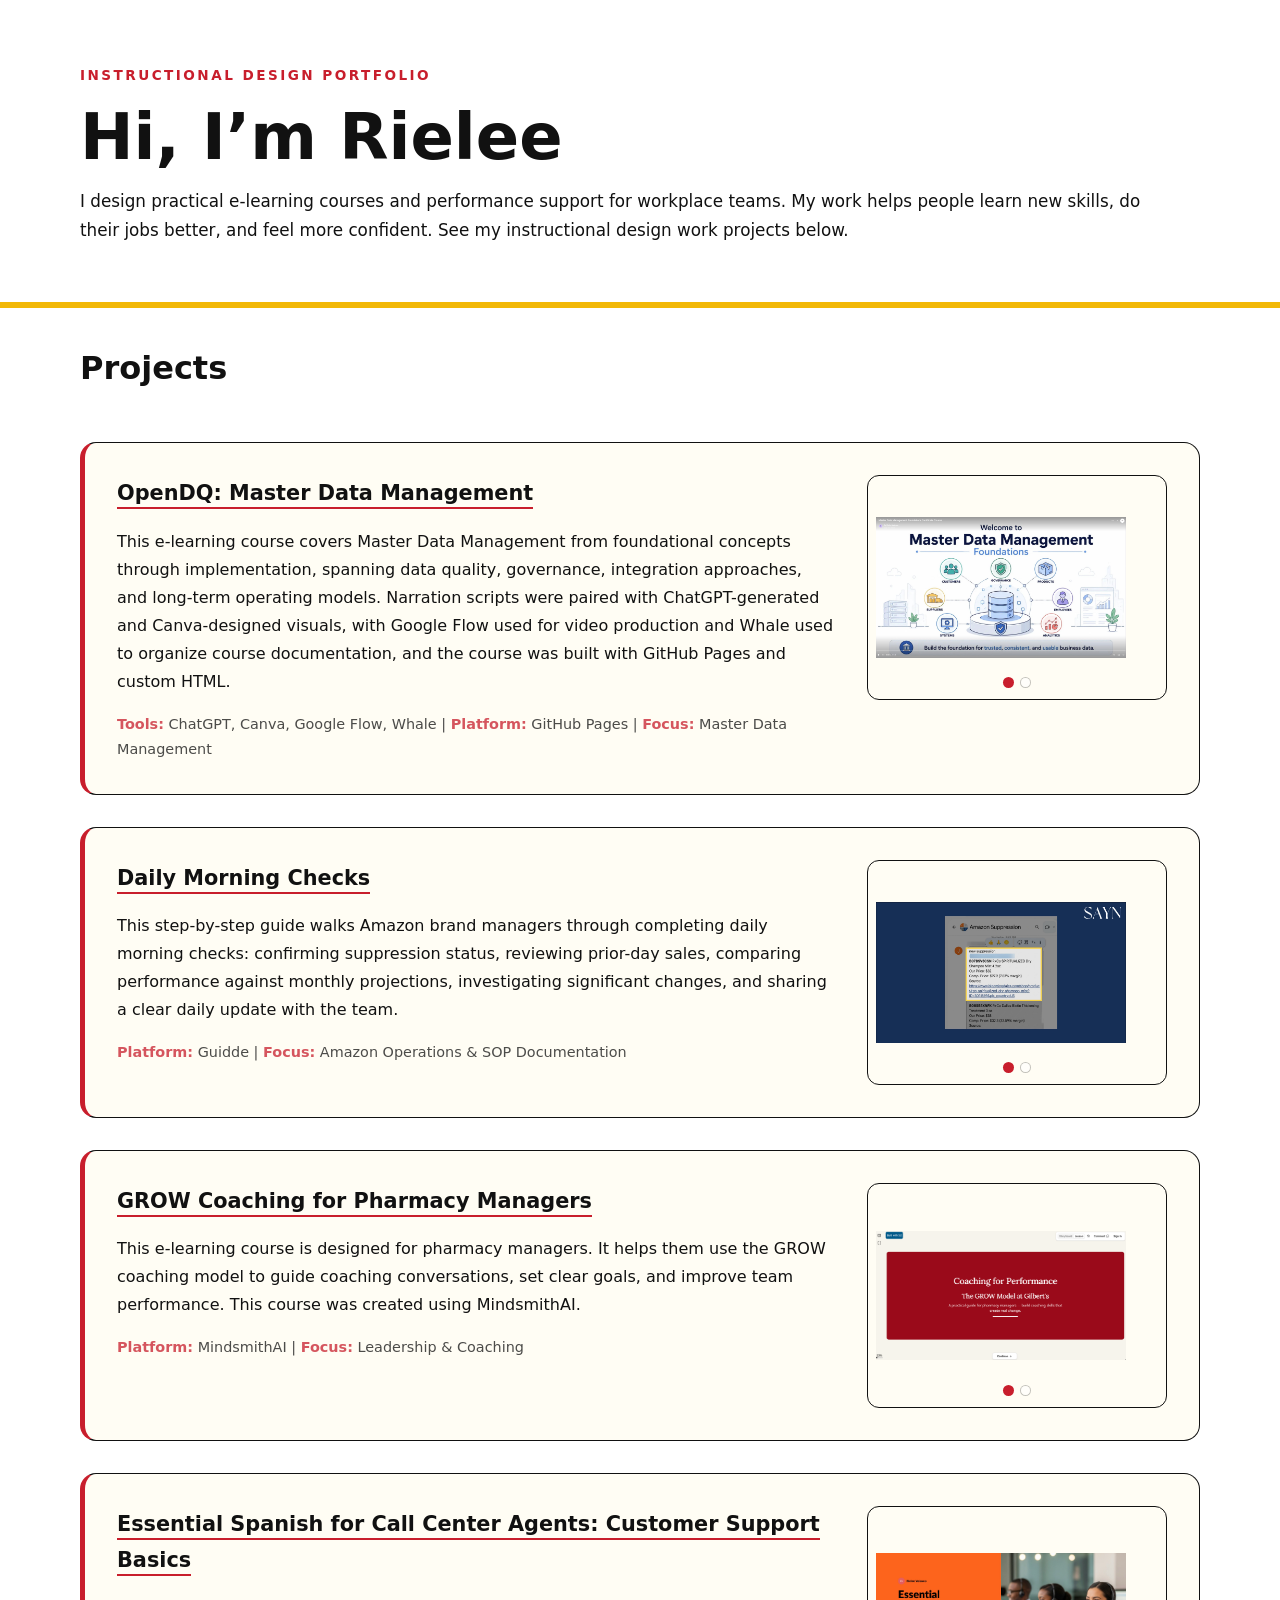
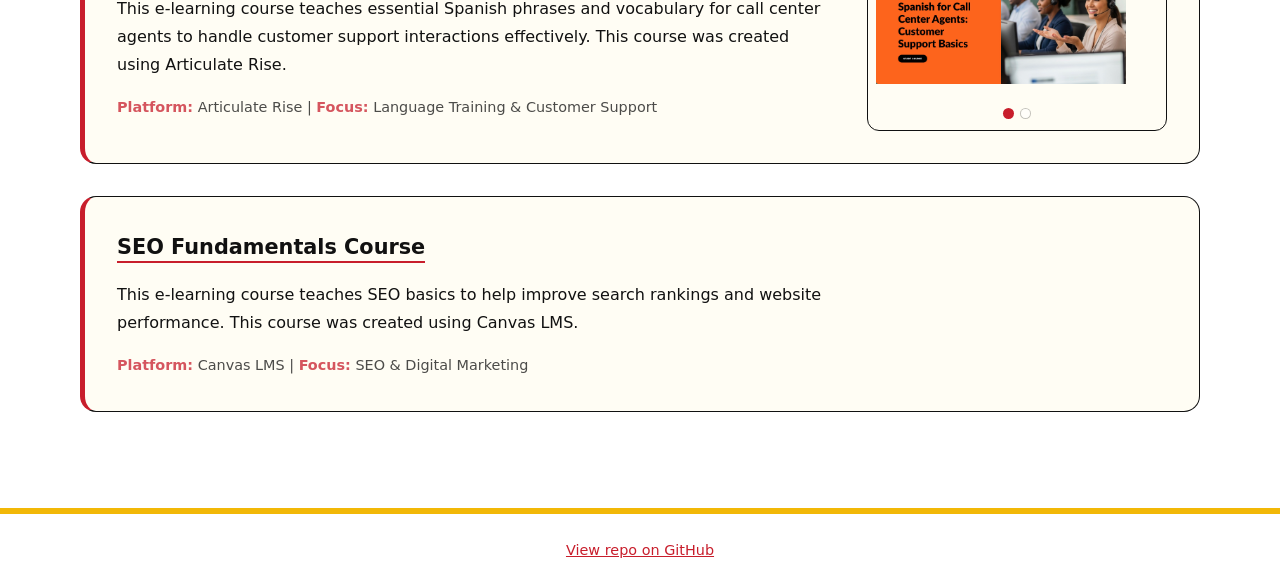
<file: index.html>
<!DOCTYPE html>
<html lang="en">
<head>
  <meta charset="UTF-8" />
  <meta name="viewport" content="width=device-width, initial-scale=1.0" />
  <title>Instructional Design Portfolio | Rielee Velasco</title>
  <link rel="stylesheet" href="styles.css" />
</head>
<body>
  <header class="hero">
    <div class="container">
      <p class="eyebrow">Instructional Design Portfolio</p>
      <h1>Hi, I’m Rielee</h1>
      <p class="intro">
        I design practical e-learning courses and performance support for workplace teams. My work helps people learn new skills, do their jobs better, and feel more confident. See my instructional design work projects below.      </p>    </div>
  </header>
  <main>
    <section class="section featured" id="projects">
      <div class="container featured-container">
        <div class="project-header">
          <h2>Projects</h2>
        </div>
        <!-- Project 1: OpenDQ MDM Course -->
        <div class="project-card">
          <div class="carousel" data-images="assets/MDM 1.jpeg,assets/MDM 2.jpeg"></div>
          <div class="project-content">
            <h3><a href="https://rielee-velasco.github.io/OpenDQ/index.html" target="_blank" rel="noreferrer noopener">OpenDQ: Master Data Management</a></h3>
            <p>
              This e-learning course covers Master Data Management from foundational concepts through implementation, spanning data quality, governance, integration approaches, and long-term operating models. Narration scripts were paired with ChatGPT-generated and Canva-designed visuals, with Google Flow used for video production and Whale used to organize course documentation, and the course was built with GitHub Pages and custom HTML.
            </p>
            <p class="course-details"><strong>Tools:</strong> ChatGPT, Canva, Google Flow, Whale | <strong>Platform:</strong> GitHub Pages | <strong>Focus:</strong> Master Data Management</p>
          </div>
        </div>
        <!-- Project 2: Daily Morning Checks -->
        <div class="project-card">
          <div class="carousel" data-images="assets/Amazon 1.png,assets/Amazon 2.png"></div>
          <div class="project-content">
            <h3><a href="https://app.guidde.com/playbooks/1BFUGLhWVBy5LjqEeB8YqQ?origin=YT8ypfSj1Ahfr4LQohEpebxZt353" target="_blank" rel="noreferrer noopener">Daily Morning Checks</a></h3>
            <p>
              This step-by-step guide walks Amazon brand managers through completing daily morning checks: confirming suppression status, reviewing prior-day sales, comparing performance against monthly projections, investigating significant changes, and sharing a clear daily update with the team.
            </p>
            <p class="course-details"><strong>Platform:</strong> Guidde | <strong>Focus:</strong> Amazon Operations & SOP Documentation</p>
          </div>
        </div>
        <!-- Project 3: GROW Coaching -->
        <div class="project-card">
          <div class="carousel" data-images="assets/Pharma 1.png,assets/Pharma 2.png"></div>
          <div class="project-content">
            <h3><a href="https://app.mindsmith.ai/lesson/cmnvel5hp002704lgxa7xj8lt/preview" target="_blank" rel="noreferrer noopener">GROW Coaching for Pharmacy Managers</a></h3>
            <p>
              This e-learning course is designed for pharmacy managers. It helps them use the GROW coaching model to guide coaching conversations, set clear goals, and improve team performance. This course was created using MindsmithAI.
            </p>
            <p class="course-details"><strong>Platform:</strong> MindsmithAI | <strong>Focus:</strong> Leadership & Coaching</p>
          </div>
        </div>
        <!-- Project 4: Essential Spanish -->
        <div class="project-card">
          <div class="carousel" data-images="assets/SPAN 1.jpeg,assets/SPAN 2.png"></div>
          <div class="project-content">
            <h3><a href="https://share.eu.articulate.com/FoW6V5eOOGwM4HxU_jbho" target="_blank" rel="noreferrer noopener">Essential Spanish for Call Center Agents: Customer Support Basics</a></h3>
            <p>
              This e-learning course teaches essential Spanish phrases and vocabulary for call center agents to handle customer support interactions effectively. This course was created using Articulate Rise.
            </p>
            <p class="course-details"><strong>Platform:</strong> Articulate Rise | <strong>Focus:</strong> Language Training & Customer Support</p>
          </div>
        </div>
        <!-- Project 5: SEO Fundamentals -->
        <div class="project-card">
          <div class="project-content">
            <h3>
  <a href="assets/seo-course-preview.gif" target="_blank" rel="noreferrer noopener">
    SEO Fundamentals Course
  </a>
</h3>
            <p>
This e-learning course teaches SEO basics to help improve search rankings and website performance. This course was created using Canvas LMS.            </p>
            <p class="course-details"><strong>Platform:</strong> Canvas LMS | <strong>Focus:</strong> SEO & Digital Marketing</p>
            
          </div>
        </div>
      </div>
    </section>
  </main>
  <footer>
    <div class="container footer-link">
      <a href="https://github.com/Rielee-Velasco/InstructionalDesignPortfolio" target="_blank" rel="noreferrer noopener">View repo on GitHub</a>
    </div>
  </footer>
  <script>
    document.addEventListener('DOMContentLoaded', () => {
      document.querySelectorAll('.carousel').forEach((carousel) => {
        const sources = (carousel.dataset.images || '')
          .split(',')
          .map((s) => s.trim())
          .filter(Boolean)
          .map((s) => encodeURI(s));

        if (!sources.length) {
          carousel.remove();
          return;
        }

        const loaded = [];
        let checked = 0;

        sources.forEach((src, i) => {
          const probe = new Image();
          probe.onload = () => {
            loaded[i] = src;
            checked += 1;
            if (checked === sources.length) build();
          };
          probe.onerror = () => {
            checked += 1;
            if (checked === sources.length) build();
          };
          probe.src = src;
        });

        function build() {
          const valid = loaded.filter(Boolean);
          if (!valid.length) {
            carousel.remove();
            return;
          }

          const track = document.createElement('div');
          track.className = 'carousel-track';
          valid.forEach((src, i) => {
            const img = document.createElement('img');
            img.src = src;
            img.alt = '';
            img.className = 'carousel-slide' + (i === 0 ? ' active' : '');
            track.appendChild(img);
          });
          carousel.appendChild(track);

          if (valid.length > 1) {
            const dots = document.createElement('div');
            dots.className = 'carousel-dots';
            valid.forEach((_, i) => {
              const dot = document.createElement('button');
              dot.type = 'button';
              dot.className = 'carousel-dot' + (i === 0 ? ' active' : '');
              dot.setAttribute('aria-label', `Show image ${i + 1}`);
              dot.addEventListener('click', () => {
                track.querySelectorAll('.carousel-slide').forEach((slide, si) => {
                  slide.classList.toggle('active', si === i);
                });
                dots.querySelectorAll('.carousel-dot').forEach((d, di) => {
                  d.classList.toggle('active', di === i);
                });
              });
              dots.appendChild(dot);
            });
            carousel.appendChild(dots);
          }
        }
      });
    });
  </script>
</body>
</html>
</file>
<file: styles.css>
:root {
  color-scheme: light;
  font-family: Inter, system-ui, -apple-system, BlinkMacSystemFont, "Segoe UI", sans-serif;
  font-size: 16px;
  line-height: 1.75;
  color: #111111;
  background: #ffffff;
}

a {
  color: #c81e2c;
}

* {
  box-sizing: border-box;
}

html,
body {
  margin: 0;
  min-height: 100%;
  background-color: #ffffff;
  background-image: none;
}

body {
  color: #111111;
  background-color: #ffffff;
  background-image: none;
}

a {
  color: #c81e2c;
}

img {
  max-width: min(1120px, calc(100% - 2rem));
  display: block;
}

.container {
  width: min(1120px, calc(100% - 2rem));
  margin: 0 auto;
}

.hero {
  padding: 4rem 0 1.5rem;
  background-color: #ffffff;
  background-image: none;
  color: #111111;
  border-bottom: 3px solid #f2b807;
}

.eyebrow {
  margin: 0 0 1rem;
  text-transform: uppercase;
  letter-spacing: 0.18em;
  font-size: 0.85rem;
  color: #c81e2c;
  font-weight: 700;
}

.hero h1 {
  margin: 0 0 1rem;
  font-size: clamp(2.5rem, 5vw, 4rem);
  line-height: 1.05;
  color: #111111;
}

.intro {
  width: min(1120px, calc(100% - 2rem));
  margin: 0 auto;
  margin: 0 0 2rem;
  font-size: 1.05rem;
  color: #111111;
}

.section p,
.contact p,
.preview-card p,
.project-details ul li,
.card p {
  margin: 1rem 0 0;
  color: #111111;
  margin: 0 auto;
}

.button {
  display: inline-flex;
  align-items: center;
  justify-content: center;
  padding: 0.95rem 1.6rem;
  margin-top: 0.5rem;
  border-radius: 999px;
  background: #c81e2c;
  color: #ffffff;
  text-decoration: none;
  font-weight: 700;
  transition: transform 0.2s ease, background 0.2s ease;
}

.button:hover {
  transform: translateY(-1px);
  background: #a5171f;
}

.button.secondary {
  background: #ffffff;
  color: #c81e2c;
  border: 1px solid #c81e2c;
}

.section {
  padding: 2rem 0 4rem;
  background: #ffffff;
}

.section h2 {
  margin-top: 0;
  font-size: 2rem;
  color: #111111;
  position: relative;
  display: inline-block;
}

.section p,
.contact p,
.preview-card p,
.project-details ul li,
.card p {
  margin: 1rem 0 0;
  color: #111111;
  max-width: 45rem;
}

.featured {
  background: #ffffff;
  border-top: 3px solid #f2b807;
  border-bottom: 3px solid #f2b807;
}

.hero {
  border-bottom: 3px solid #f2b807;
}

.featured .container {
  width: min(1120px, calc(100% - 2rem));
  margin: 0 auto;
}

.project-header {
  margin-bottom: 1.25rem;
}

.project-header .button {
  margin-top: 1.5rem;
}

footer {
  padding: 2rem 0;
  background: #ffffff;
}

.footer-link {
  display: flex;
  justify-content: center;
  align-items: center;
}

.project-grid,
.project-details,
.work .cards {
  display: grid;
  gap: 1.5rem;
  grid-template-columns: repeat(auto-fit, minmax(220px, 1fr));
}

.project-grid div,
.project-details article,
.card,
.preview-card {
  padding: 1.75rem;
  background: #ffffff;
  border-radius: 1rem;
  border: 1px solid #111111;
  border-top: 4px solid #f2b807;
  box-shadow: 0 12px 24px rgba(17, 17, 17, 0.08);
}

.project-tag {
  margin: 0 0 0.5rem;
  color: #c81e2c;
  text-transform: uppercase;
  letter-spacing: 0.1em;
  font-size: 0.75rem;
  font-weight: 700;
}

.project-details h3,
.card h3,
.preview-card h3 {
  margin-top: 0;
  color: #111111;
}

.project-details ul {
  margin: 1rem 0 0;
  padding-left: 1.3rem;
  color: #111111;
}

.project-details ul li {
  margin-bottom: 0.75rem;
}

.preview-card {
  background: #ffffff;
  border-color: #111111;
}

.contact {
  background: #ffffff;
  color: #111111;
}

footer {
  padding: 1.5rem 0;
  background: #ffffff;
  color: #111111;
  border-top: 3px solid #f2b807;
}

footer p {
  margin: 0;
}

footer a {
  font-size: 0.9rem;
  color: #c81e2c;
  text-decoration: underline;
}

@media (max-width: 640px) {
  .hero {
    padding: 3rem 0 2rem;
  }

  .intro {
    font-size: 1rem;
  }
}

footer a {
  font-size: 0.9rem;
  color: #c81e2c;
  text-decoration: underline;
}

/* Project Cards */
.project-card {
  display: flex;
  flex-wrap: wrap;
  align-items: flex-start;
  gap: 1.75rem;
  padding: 2rem;
  margin-bottom: 2rem;
  background: #fffdf4;
  border: 1px solid #111111;
  border-left: 5px solid #c81e2c;
  border-radius: 1rem;
  transition: box-shadow 0.3s ease, transform 0.3s ease;
}

.project-card:hover {
  box-shadow: 0 8px 16px rgba(242, 184, 7, 0.35);
  transform: translateY(-2px);
  border-left-color: #f2b807;
}

.project-content {
  flex: 1 1 300px;
  min-width: 260px;
}

.project-content h3 {
  margin-top: 0;
  margin-bottom: 1rem;
  font-size: 1.3rem;
}

.project-content h3 a {
  text-decoration: none;
  color: #111111;
  border-bottom: 2px solid #c81e2c;
  transition: background-color 0.2s ease, color 0.2s ease;
  padding-bottom: 2px;
}

.project-content h3 a:hover {
  background-color: rgba(242, 184, 7, 0.25);
  color: #c81e2c;
}

.course-details {
  margin-top: 1rem;
  font-size: 0.9rem;
  color: #111111;
  opacity: 0.75;
}

.course-details strong {
  color: #c81e2c;
}

.course-preview-link {
  display: inline-block;
  margin-top: 1rem;
  padding: 0.7rem 1.2rem;
  background-color: #c81e2c;
  color: #ffffff;
  text-decoration: none;
  border-radius: 0.5rem;
  font-weight: 600;
  transition: background-color 0.2s ease, transform 0.2s ease;
}

.course-preview-link:hover {
  background-color: #f2b807;
  color: #111111;
  transform: translateY(-1px);
}

/* Gallery Section */
/* Removed - no longer used */

@media (max-width: 640px) {
  .gallery-grid {
    grid-template-columns: 1fr;
  }

  .project-card {
    padding: 1.5rem;
  }
}

/* Project Carousels */
.carousel {
  position: relative;
  flex: 0 0 300px;   /* was 210px */
  width: 300px;       /* was 210px */
  aspect-ratio: 4 / 3;
  overflow: hidden;
  border-radius: 0.75rem;
  background: #fffdf4;
  border: 1px solid #111111;
  order: 2;
}
.carousel:empty {
  display: none;
}

@media (max-width: 640px) {
  .project-card {
    flex-direction: column;
  }

  .carousel {
    order: -1;
    width: 100%;
    flex: 1 1 auto;
  }
}

.carousel-track {
  position: relative;
  width: 100%;
  height: 100%;
}

.carousel-slide {
  position: absolute;
  inset: 0;
  width: 100%;
  height: 100%;
  object-fit: contain;
  padding: 0.5rem;
  opacity: 0;
  transition: opacity 0.4s ease;
}

.carousel-slide.active {
  opacity: 1;
}

.carousel-dots {
  position: absolute;
  left: 0;
  right: 0;
  bottom: 0.75rem;
  display: flex;
  justify-content: center;
  gap: 0.5rem;
}

.carousel-dot {
  width: 9px;
  height: 9px;
  padding: 0;
  border: none;
  border-radius: 50%;
  background: rgba(255, 255, 255, 0.6);
  box-shadow: 0 0 0 1px rgba(17, 17, 17, 0.25);
  cursor: pointer;
  transition: background 0.2s ease;
}

.carousel-dot.active {
  background: #c81e2c;
  box-shadow: 0 0 0 1px #c81e2c;
}
</file>
